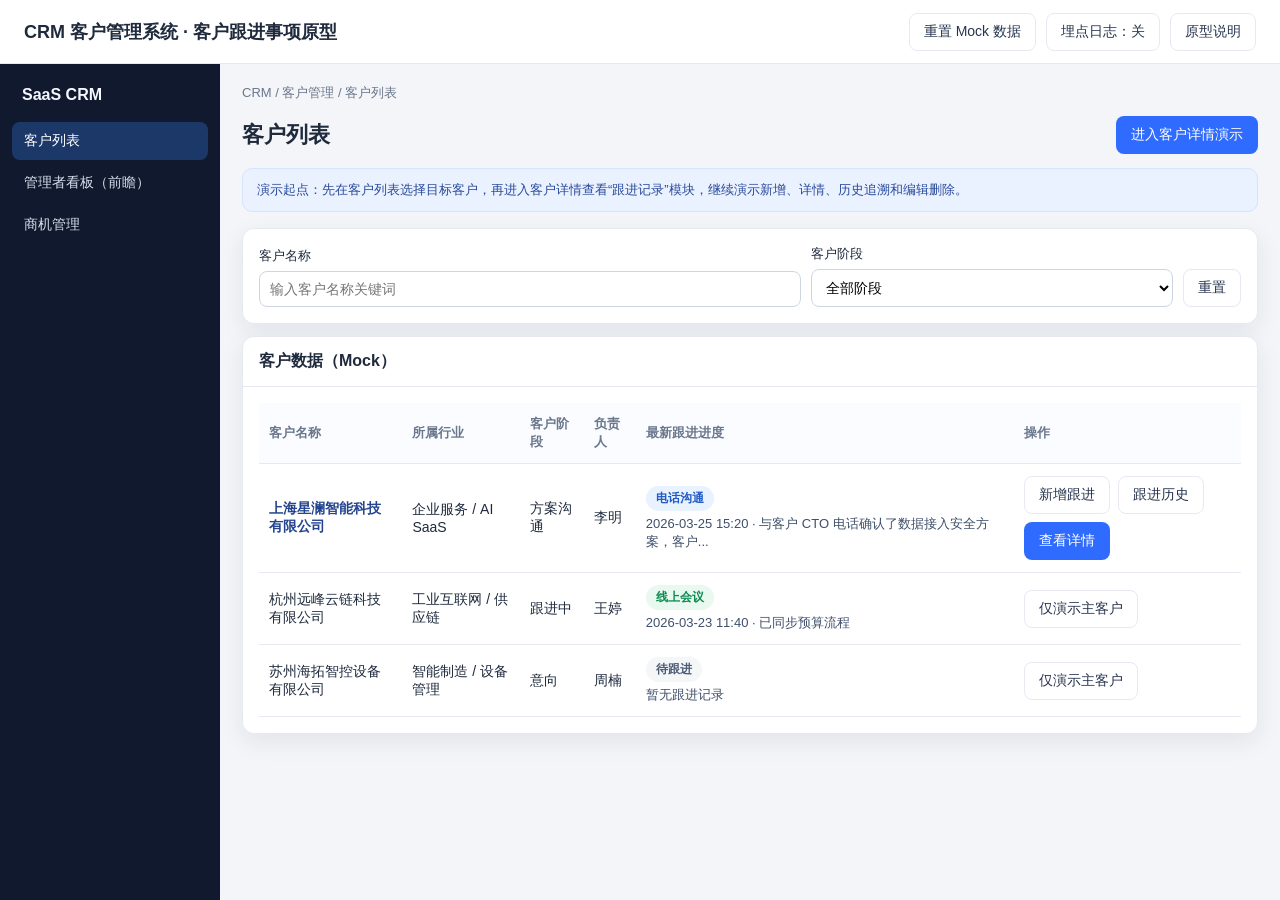
<file: index.html>
<!DOCTYPE html>
<html lang="zh-CN">
<head>
  <meta charset="UTF-8" />
  <meta http-equiv="refresh" content="0; url=pages/customer-list.html" />
  <meta name="viewport" content="width=device-width, initial-scale=1.0" />
  <title>CRM 客户跟进事项原型</title>
</head>
<body>
  <p>正在跳转到客户列表页原型...</p>
</body>
</html>
</file>
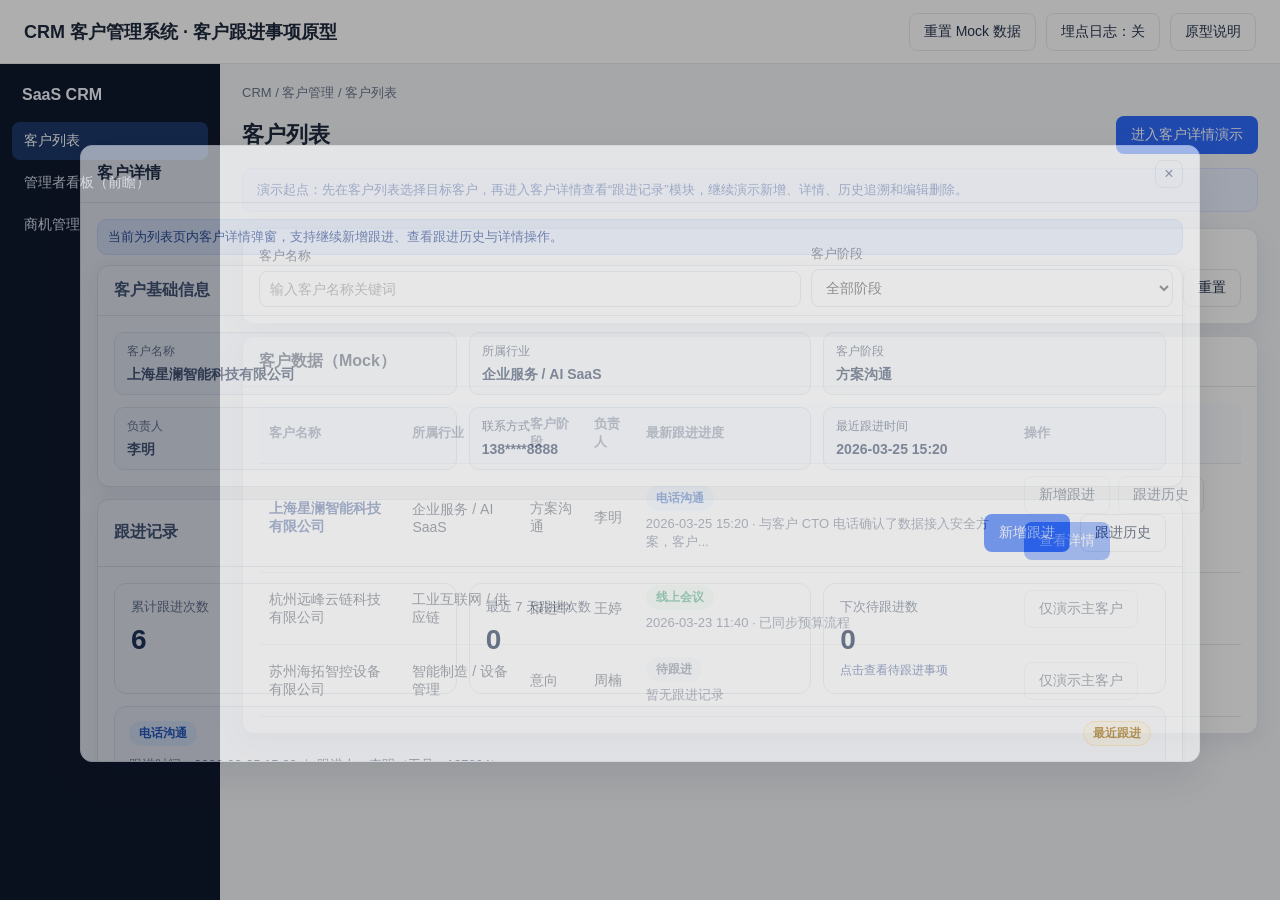
<file: pages/customer-detail.html>
<!DOCTYPE html>
<html lang="zh-CN">
<head>
  <meta charset="UTF-8" />
  <meta http-equiv="refresh" content="0; url=./customer-list.html?openDetail=1" />
  <meta name="viewport" content="width=device-width, initial-scale=1.0" />
  <title>客户详情 - 跳转中</title>
</head>
<body>
  <p>正在跳转到客户列表页并打开客户详情弹窗...</p>
</body>
</html>
</file>
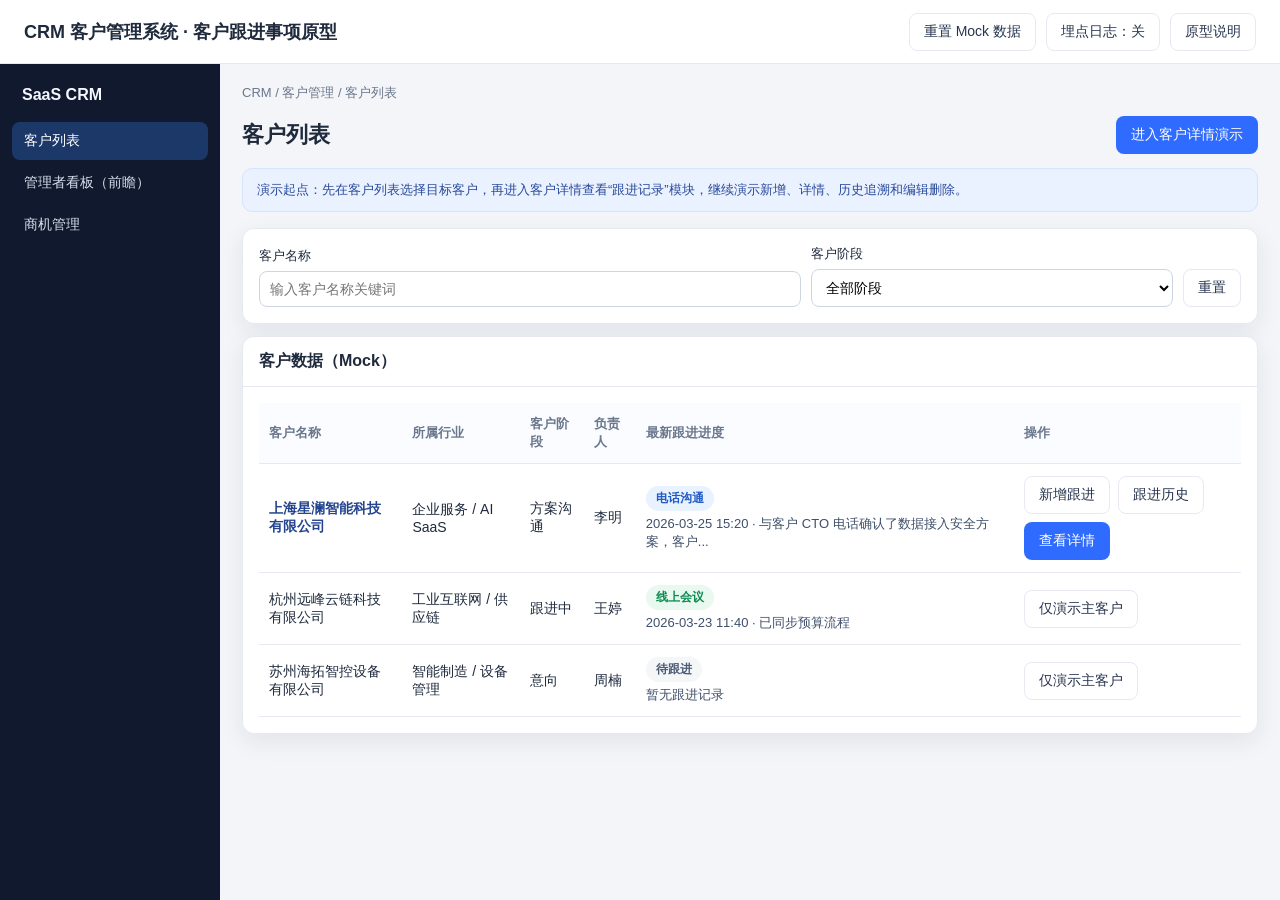
<file: pages/customer-list.html>
﻿<!DOCTYPE html>
<html lang="zh-CN">
<head>
  <meta charset="UTF-8" />
  <meta name="viewport" content="width=device-width, initial-scale=1.0" />
  <title>客户列表 - CRM 原型</title>
  <link rel="stylesheet" href="../assets/css/common.css" />
  <link rel="stylesheet" href="./customer-list.css" />
</head>
<body>
  <div class="layout">
    <header class="header">
      <div class="header-title">CRM 客户管理系统 · 客户跟进事项原型</div>
      <div class="btn-row">
        <button class="btn btn-outline tip" id="resetMockBtn" data-tip="功能：恢复演示初始数据。&#10;默认：展示当前本地修改后的数据。&#10;点击：重置客户与跟进 Mock 并刷新视图。">重置 Mock 数据</button>
        <button class="btn btn-outline tip" id="toggleLogBtn" data-tip="功能：控制埋点日志面板显示。&#10;默认：关闭。&#10;点击：开/关切换。">埋点日志：关</button>
        <button class="btn btn-outline tip" id="showIntroBtn" data-tip="功能：查看原型说明。&#10;点击：打开说明弹窗。">原型说明</button>
      </div>
    </header>

    <aside class="sidebar">
      <div class="logo">SaaS CRM</div>
      <div class="nav-group">
        <a class="nav-item active" href="./customer-list.html">客户列表</a>
        <a class="nav-item" href="./manager-dashboard.html">管理者看板（前瞻）</a>
        <span class="nav-item">商机管理</span>
      </div>
    </aside>

    <main class="main">
      <div class="breadcrumbs">CRM / 客户管理 / 客户列表</div>
      <div class="page-title-row">
        <h1 class="page-title">客户列表</h1>
        <button class="btn btn-primary tip" id="openDetailDemoBtn" data-tip="功能：快速进入客户详情演示。&#10;点击：在当前页打开客户详情弹窗。">进入客户详情演示</button>
      </div>

      <div class="hint">演示起点：先在客户列表选择目标客户，再进入客户详情查看“跟进记录”模块，继续演示新增、详情、历史追溯和编辑删除。</div>

      <section class="panel filter-panel">
        <div class="panel-body filter-grid">
          <div>
            <div class="form-label">客户名称</div>
            <input class="input" id="keyword" placeholder="输入客户名称关键词" />
          </div>
          <div>
            <div class="form-label">客户阶段</div>
            <select class="select" id="stageFilter">
              <option value="all">全部阶段</option>
              <option value="意向">意向</option>
              <option value="跟进中">跟进中</option>
              <option value="方案沟通">方案沟通</option>
            </select>
          </div>
          <div class="actions">
            <button class="btn btn-outline tip" id="resetBtn" data-tip="功能：重置列表筛选条件。&#10;点击：清空关键词和阶段筛选。">重置</button>
          </div>
        </div>
      </section>

      <section class="panel">
        <div class="panel-header">
          <h3 class="panel-title">客户数据（Mock）</h3>
        </div>
        <div class="panel-body">
          <table class="table" id="customerTable">
            <thead>
              <tr>
                <th>客户名称</th>
                <th>所属行业</th>
                <th>客户阶段</th>
                <th>负责人</th>
                <th>最新跟进进度</th>
                <th>操作</th>
              </tr>
            </thead>
            <tbody id="customerTbody"></tbody>
          </table>
        </div>
      </section>
    </main>
  </div>

  <div class="modal-mask" id="detailModal">
    <div class="modal modal-detail">
      <div class="modal-head"><span>客户详情</span><button class="modal-close" data-close="detailModal">×</button></div>
      <div class="modal-body">
        <div class="hint compact">当前为列表页内客户详情弹窗，支持继续新增跟进、查看跟进历史与详情操作。</div>
        <section class="panel">
          <div class="panel-header">
            <h3 class="panel-title">客户基础信息</h3>
          </div>
          <div class="panel-body">
            <div class="field-grid" id="detailCustomerFields"></div>
          </div>
        </section>

        <section class="panel detail-followup-panel">
          <div class="panel-header">
            <h3 class="panel-title">跟进记录</h3>
            <div class="btn-row">
              <button class="btn btn-primary tip" id="detailNewBtn" data-tip="功能：新增一条跟进记录。&#10;默认：保持当前详情上下文。&#10;点击：打开新增跟进弹窗。">新增跟进</button>
              <button class="btn btn-outline tip" id="detailHistoryBtn" data-tip="功能：查看该客户全部跟进历史。&#10;点击：打开跟进历史弹窗。">跟进历史</button>
            </div>
          </div>
          <div class="panel-body">
            <section class="stats-grid" id="detailStats"></section>
            <div id="detailLatestWrap"></div>
          </div>
        </section>
      </div>
    </div>
  </div>

  <div class="event-panel" id="eventPanel">
    <div class="event-head">埋点事件实时日志（最近）</div>
    <ul class="event-list" id="eventList"></ul>
  </div>

  <div class="modal-mask" id="createModal">
    <div class="modal modal-wide">
      <div class="modal-head"><span>新增跟进记录</span><button class="modal-close" data-close="createModal">×</button></div>
      <div class="modal-body">
        <div class="hint compact">已填写 <span id="fillCount">0 / 4</span> 项。提交后会同步更新列表最新跟进进度。</div>
        <div class="form-row">
          <div class="form-label"><span>跟进类型 <span class="required">*</span></span></div>
          <select class="select" id="typeKey">
            <option value="">请选择</option>
            <option value="电话沟通">电话沟通</option>
            <option value="线上会议">线上会议</option>
            <option value="上门拜访">上门拜访</option>
            <option value="微信沟通">微信沟通</option>
            <option value="邮件往来">邮件往来</option>
            <option value="自定义标签">自定义标签</option>
          </select>
          <div class="error" id="typeKeyError"></div>
        </div>
        <div class="form-row hidden" id="customLabelRow">
          <div class="form-label"><span>自定义标签名称 <span class="required">*</span></span></div>
          <input class="input" id="typeLabelCustom" />
          <div class="error" id="typeLabelCustomError"></div>
        </div>
        <div class="form-row">
          <div class="form-label"><span>跟进时间 <span class="required">*</span></span></div>
          <input type="datetime-local" class="input" id="followupTime" />
          <div class="error" id="followupTimeError"></div>
        </div>
        <div class="form-row">
          <div class="form-label"><span>跟进人</span></div>
          <input class="input readonly" id="person" readonly />
        </div>
        <div class="form-row">
          <div class="form-label"><span>跟进内容（选填）</span></div>
          <textarea class="textarea" id="content"></textarea>
          <div class="error" id="contentError"></div>
        </div>
        <div class="form-row">
          <div class="form-label"><span>下次跟进时间</span></div>
          <input type="datetime-local" class="input" id="nextFollowupTime" />
        </div>
      </div>
      <div class="modal-foot">
        <button class="btn btn-primary tip" id="submitCreateBtn" data-tip="功能：提交本次跟进记录。&#10;默认：校验必填项（类型、时间、自定义标签名）。&#10;点击：写入记录并刷新页面数据。">提交并保存</button>
      </div>
    </div>
  </div>

  <div class="modal-mask" id="historyModal">
    <div class="modal modal-history">
      <div class="modal-head"><span>跟进历史</span><button class="modal-close" data-close="historyModal">×</button></div>
      <div class="modal-body">
        <section class="filter-inline">
          <div class="filter-item">
            <label>跟进类型</label>
            <select class="select" id="historyTypeFilter">
              <option value="all">全部类型</option>
              <option value="电话沟通">电话沟通</option>
              <option value="线上会议">线上会议</option>
              <option value="上门拜访">上门拜访</option>
              <option value="微信沟通">微信沟通</option>
              <option value="邮件往来">邮件往来</option>
              <option value="自定义标签">自定义标签</option>
            </select>
          </div>
          <div class="filter-item">
            <label>开始日期</label>
            <div class="input-with-clear date-input-wrap">
              <input type="text" class="input date-display-input" id="historyStartDateDisplay" placeholder="--年--月--日" readonly />
              <input type="date" class="date-picker-hidden" id="historyStartDate" />
              <button class="input-clear hidden tip" id="historyStartClearBtn" type="button" data-tip="功能：清空开始日期筛选。&#10;点击：恢复为不限开始日期。">×</button>
            </div>
          </div>
          <div class="filter-item">
            <label>结束日期</label>
            <div class="input-with-clear date-input-wrap">
              <input type="text" class="input date-display-input" id="historyEndDateDisplay" placeholder="--年--月--日" readonly />
              <input type="date" class="date-picker-hidden" id="historyEndDate" />
              <button class="input-clear hidden tip" id="historyEndClearBtn" type="button" data-tip="功能：清空结束日期筛选。&#10;点击：恢复为不限结束日期。">×</button>
            </div>
          </div>
          <div class="filter-item actions">
            <button class="btn btn-outline tip" id="historyResetBtn" data-tip="功能：重置历史筛选条件。&#10;点击：恢复类型与日期默认值。">重置筛选</button>
          </div>
        </section>
        <div id="historyWrap"></div>
      </div>
      <div class="modal-foot history-foot">
        <span class="history-count" id="historyCount">共 0 条</span>
        <button class="btn btn-outline" id="historyMoreBtn">查看更多</button>
        <button class="btn btn-primary tip" id="historyCreateBtn" data-tip="功能：在历史上下文中新增跟进。&#10;点击：打开新增跟进弹窗。">新增跟进</button>
      </div>
    </div>
  </div>

  <div class="modal-mask" id="historyDetailModal">
    <div class="modal modal-wide">
      <div class="modal-head"><span>跟进记录详情</span><button class="modal-close" data-close="historyDetailModal">×</button></div>
      <div class="modal-body" id="historyDetailContent"></div>
      <div class="modal-foot">
        <button class="btn btn-outline tip" id="historyEditBtn" data-tip="功能：进入编辑状态。&#10;点击：可修改类型、内容、下次跟进时间。">编辑</button>
        <button class="btn btn-danger tip" id="historyDeleteBtn" data-tip="功能：删除当前记录。&#10;点击：进入二次确认。">删除</button>
        <button class="btn btn-primary hidden tip" id="historySaveBtn" data-tip="功能：保存编辑内容。&#10;点击：更新记录并刷新统计与列表。">保存</button>
      </div>
    </div>
  </div>

  <div class="modal-mask" id="historyDeleteModal">
    <div class="modal">
      <div class="modal-head"><span>确认删除</span><button class="modal-close" data-close="historyDeleteModal">×</button></div>
      <div class="modal-body">删除后不可恢复，确认要删除当前跟进记录吗？</div>
      <div class="modal-foot">
        <button class="btn btn-danger tip" id="historyConfirmDeleteBtn" data-tip="功能：执行删除。&#10;点击：删除记录并回写统计。">确认删除</button>
      </div>
    </div>
  </div>

  <div class="modal-mask" id="introModal">
    <div class="modal">
      <div class="modal-head"><span>原型说明</span><button class="modal-close" data-close="introModal">×</button></div>
      <div class="modal-body">
        当前页面为演示入口“客户列表页”，用于模拟销售从列表进入目标客户详情并开展后续跟进管理。
      </div>
    </div>
  </div>

  <script src="../assets/js/store.js"></script>
  <script src="./customer-list.js"></script>
</body>
</html>
</file>
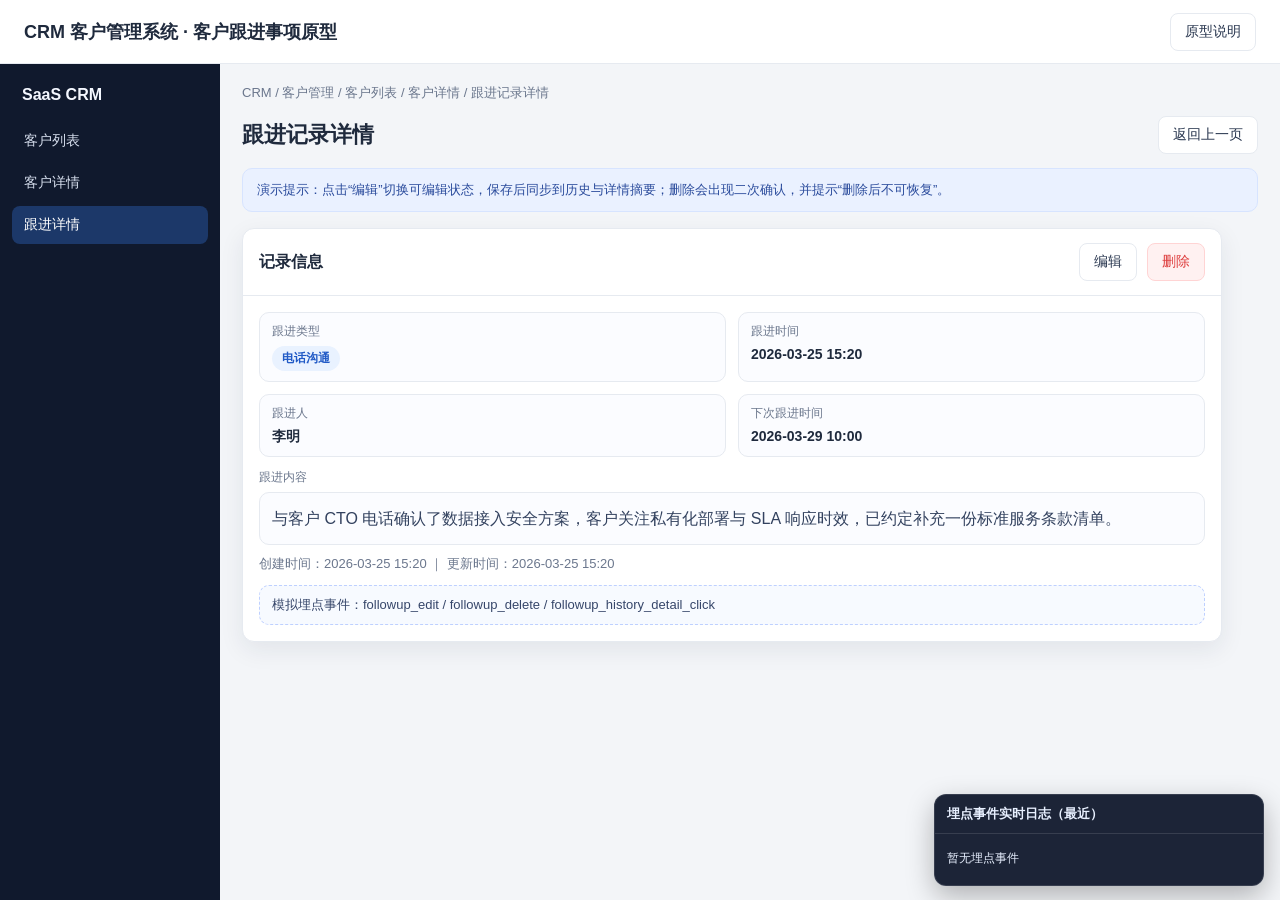
<file: pages/followup-detail.html>
<!DOCTYPE html>
<html lang="zh-CN">
<head>
  <meta charset="UTF-8" />
  <meta name="viewport" content="width=device-width, initial-scale=1.0" />
  <title>跟进记录详情 - CRM 原型</title>
  <link rel="stylesheet" href="../assets/css/common.css" />
  <link rel="stylesheet" href="./followup-detail.css" />
</head>
<body>
  <div class="layout">
    <header class="header">
      <div class="header-title">CRM 客户管理系统 · 客户跟进事项原型</div>
      <div class="btn-row">
        <button class="btn btn-outline" id="showIntroBtn">原型说明</button>
      </div>
    </header>

    <aside class="sidebar">
      <div class="logo">SaaS CRM</div>
      <div class="nav-group">
        <a class="nav-item" href="./customer-list.html">客户列表</a>
        <a class="nav-item" href="./customer-detail.html">客户详情</a>
        <span class="nav-item active">跟进详情</span>
      </div>
    </aside>

    <main class="main">
      <div class="breadcrumbs">CRM / 客户管理 / 客户列表 / 客户详情 / 跟进记录详情</div>
      <div class="page-title-row">
        <h1 class="page-title">跟进记录详情</h1>
        <a class="btn btn-outline" id="backLink" href="./customer-detail.html">返回上一页</a>
      </div>

      <div class="hint">演示提示：点击“编辑”切换可编辑状态，保存后同步到历史与详情摘要；删除会出现二次确认，并提示“删除后不可恢复”。</div>

      <section class="panel detail-panel" id="detailWrap"></section>
    </main>
  </div>

  <div class="event-panel">
    <div class="event-head">埋点事件实时日志（最近）</div>
    <ul class="event-list" id="eventList"></ul>
  </div>

  <div class="modal-mask" id="deleteModal">
    <div class="modal">
      <div class="modal-head">确认删除</div>
      <div class="modal-body">
        删除后不可恢复，确认要删除当前跟进记录吗？
      </div>
      <div class="modal-foot">
        <button class="btn btn-outline" id="cancelDeleteBtn">取消</button>
        <button class="btn btn-danger" id="confirmDeleteBtn">确认删除</button>
      </div>
    </div>
  </div>

  <div class="modal-mask" id="introModal">
    <div class="modal">
      <div class="modal-head">原型说明</div>
      <div class="modal-body">
        当前页面为“跟进详情页”，支持查看、编辑、删除，所有变更会立即同步至其他页面。
      </div>
      <div class="modal-foot">
        <button class="btn btn-primary" id="closeIntroBtn">我知道了</button>
      </div>
    </div>
  </div>

  <div class="toast-wrap" id="toastWrap"></div>

  <script src="../assets/js/store.js"></script>
  <script src="./followup-detail.js"></script>
</body>
</html>
</file>
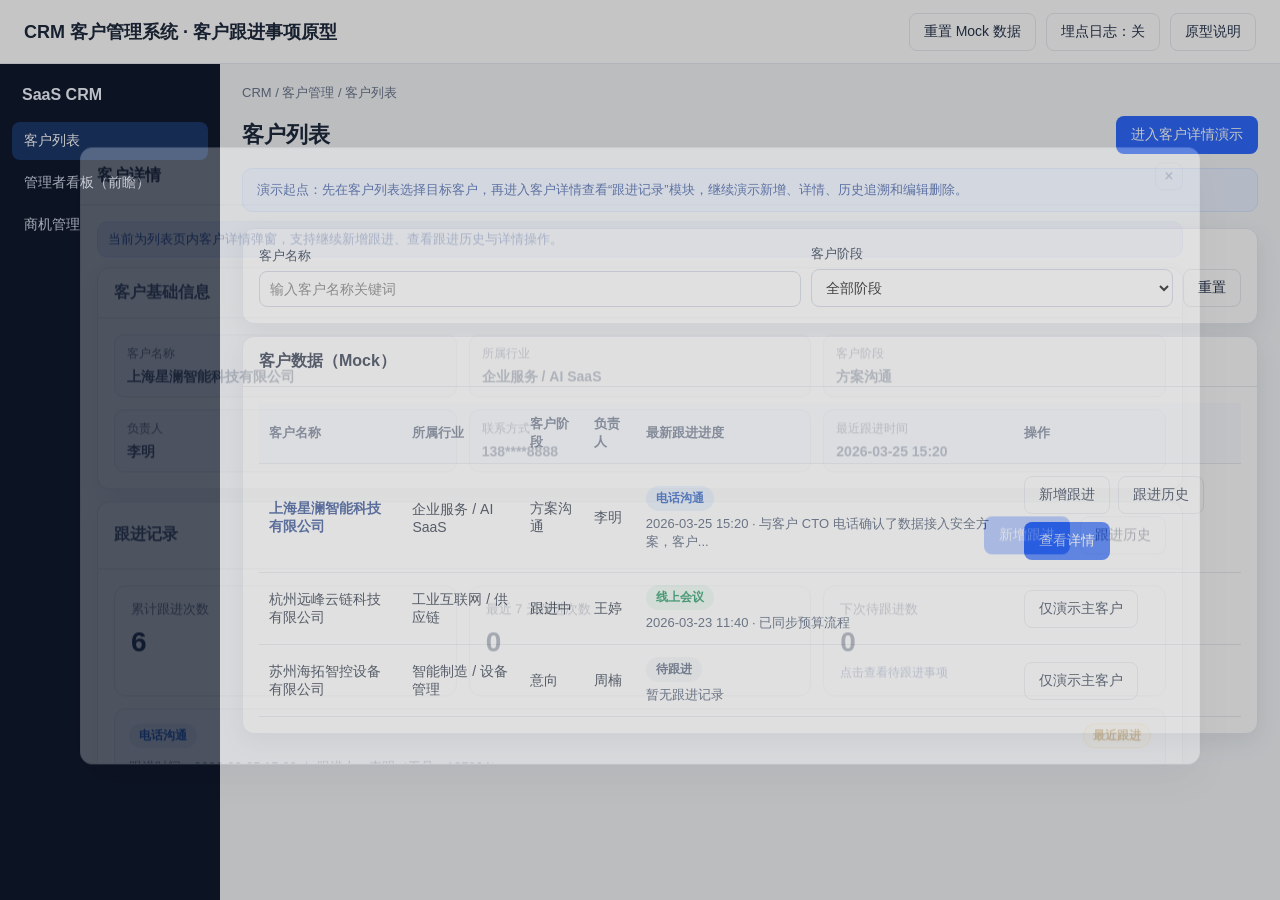
<file: pages/followup-history.html>
<!DOCTYPE html>
<html lang="zh-CN">
<head>
  <meta charset="UTF-8" />
  <meta http-equiv="refresh" content="0; url=./customer-detail.html?openHistory=1" />
  <meta name="viewport" content="width=device-width, initial-scale=1.0" />
  <title>跟进历史 - 跳转中</title>
</head>
<body>
  <p>正在跳转到客户详情页的“跟进历史”弹窗...</p>
</body>
</html>
</file>
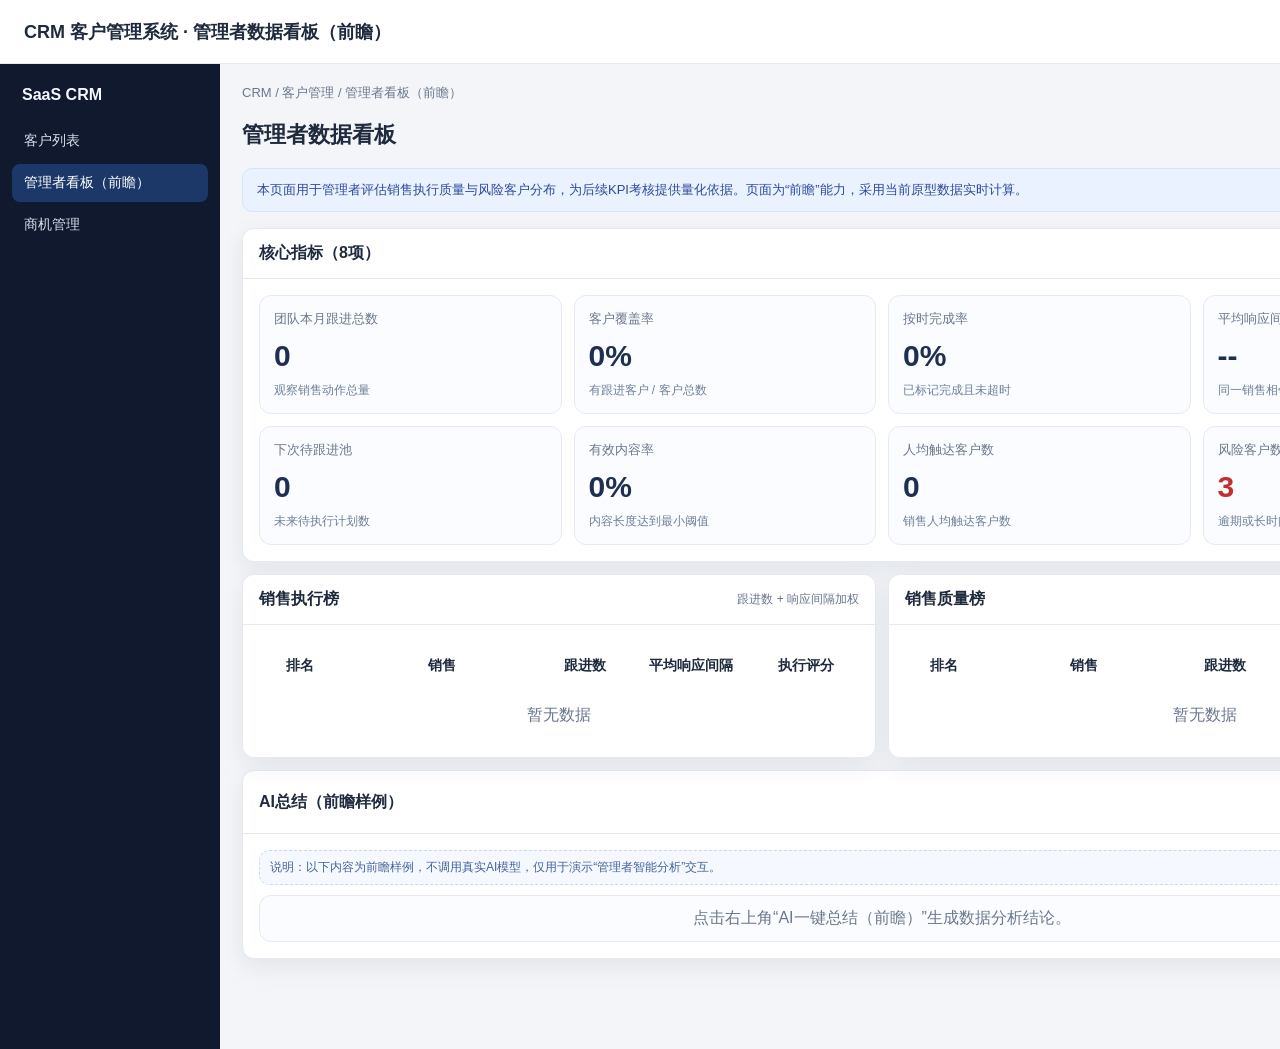
<file: pages/manager-dashboard.html>
<!DOCTYPE html>
<html lang="zh-CN">
<head>
  <meta charset="UTF-8" />
  <meta name="viewport" content="width=device-width, initial-scale=1.0" />
  <title>管理者看板（前瞻） - CRM 原型</title>
  <link rel="stylesheet" href="../assets/css/common.css" />
  <link rel="stylesheet" href="./manager-dashboard.css" />
</head>
<body>
  <div class="layout">
    <header class="header">
      <div class="header-title">CRM 客户管理系统 · 管理者数据看板（前瞻）</div>
      <div class="btn-row">
        <button class="btn btn-outline tip" id="refreshBtn" data-tip="功能：基于最新跟进数据刷新看板统计。&#10;点击：重新计算卡片与榜单。">刷新看板</button>
        <button class="btn btn-outline tip" id="openMetricNoteBtn" data-tip="功能：查看KPI指标计算口径。&#10;点击：打开口径说明弹窗。">口径说明</button>
      </div>
    </header>

    <aside class="sidebar">
      <div class="logo">SaaS CRM</div>
      <div class="nav-group">
        <a class="nav-item" href="./customer-list.html">客户列表</a>
        <a class="nav-item active" href="./manager-dashboard.html">管理者看板（前瞻）</a>
        <span class="nav-item">商机管理</span>
      </div>
    </aside>

    <main class="main">
      <div class="breadcrumbs">CRM / 客户管理 / 管理者看板（前瞻）</div>
      <div class="page-title-row">
        <h1 class="page-title">管理者数据看板</h1>
        <div class="toolbar">
          <label for="rangeFilter">统计周期</label>
          <select class="select" id="rangeFilter">
            <option value="7d">近7天</option>
            <option value="30d">近30天</option>
            <option value="month">本月</option>
            <option value="all">全部</option>
          </select>
        </div>
      </div>

      <div class="hint">
        本页面用于管理者评估销售执行质量与风险客户分布，为后续KPI考核提供量化依据。页面为“前瞻”能力，采用当前原型数据实时计算。
      </div>

      <section class="panel">
        <div class="panel-header">
          <h3 class="panel-title">核心指标（8项）</h3>
          <span class="panel-sub" id="updatedAtText"></span>
        </div>
        <div class="panel-body">
          <div class="metric-grid">
            <div class="metric-card">
              <div class="metric-label">团队本月跟进总数</div>
              <div class="metric-value" id="metricTeamMonthly">0</div>
              <div class="metric-desc">观察销售动作总量</div>
            </div>
            <div class="metric-card">
              <div class="metric-label">客户覆盖率</div>
              <div class="metric-value" id="metricCoverage">0%</div>
              <div class="metric-desc">有跟进客户 / 客户总数</div>
            </div>
            <div class="metric-card">
              <div class="metric-label">按时完成率</div>
              <div class="metric-value" id="metricOnTime">0%</div>
              <div class="metric-desc">已标记完成且未超时</div>
            </div>
            <div class="metric-card">
              <div class="metric-label">平均响应间隔</div>
              <div class="metric-value" id="metricAvgResponse">0小时</div>
              <div class="metric-desc">同一销售相邻跟进时间间隔均值</div>
            </div>
            <div class="metric-card">
              <div class="metric-label">下次待跟进池</div>
              <div class="metric-value" id="metricPending">0</div>
              <div class="metric-desc">未来待执行计划数</div>
            </div>
            <div class="metric-card">
              <div class="metric-label">有效内容率</div>
              <div class="metric-value" id="metricEffectiveContent">0%</div>
              <div class="metric-desc">内容长度达到最小阈值</div>
            </div>
            <div class="metric-card">
              <div class="metric-label">人均触达客户数</div>
              <div class="metric-value" id="metricAvgTouched">0</div>
              <div class="metric-desc">销售人均触达客户数</div>
            </div>
            <div class="metric-card">
              <div class="metric-label">风险客户数</div>
              <div class="metric-value danger" id="metricRiskCustomers">0</div>
              <div class="metric-desc">逾期或长时间未跟进</div>
            </div>
          </div>
        </div>
      </section>

      <section class="rank-grid">
        <div class="panel">
          <div class="panel-header">
            <h3 class="panel-title">销售执行榜</h3>
            <span class="panel-sub">跟进数 + 响应间隔加权</span>
          </div>
          <div class="panel-body">
            <table class="table rank-table">
              <colgroup>
                <col style="width: 74px;" />
                <col style="width: 34%;" />
                <col style="width: 78px;" />
                <col style="width: 116px;" />
                <col style="width: 96px;" />
              </colgroup>
              <thead>
                <tr>
                  <th>排名</th>
                  <th>销售</th>
                  <th>跟进数</th>
                  <th>平均响应间隔</th>
                  <th>执行评分</th>
                </tr>
              </thead>
              <tbody id="execRankBody"></tbody>
            </table>
          </div>
        </div>

        <div class="panel">
          <div class="panel-header">
            <h3 class="panel-title">销售质量榜</h3>
            <span class="panel-sub">有效内容率优先</span>
          </div>
          <div class="panel-body">
            <table class="table rank-table">
              <colgroup>
                <col style="width: 74px;" />
                <col style="width: 34%;" />
                <col style="width: 78px;" />
                <col style="width: 116px;" />
                <col style="width: 116px;" />
              </colgroup>
              <thead>
                <tr>
                  <th>排名</th>
                  <th>销售</th>
                  <th>跟进数</th>
                  <th>有效内容率</th>
                  <th>记录完整率</th>
                </tr>
              </thead>
              <tbody id="qualityRankBody"></tbody>
            </table>
          </div>
        </div>
      </section>

      <section class="panel ai-panel">
        <div class="panel-header">
          <h3 class="panel-title">AI总结（前瞻样例）</h3>
          <div class="ai-head-actions">
            <span class="panel-sub" id="aiSummaryTime">尚未生成</span>
            <button class="btn btn-primary tip" id="openAiSummaryBtn" data-tip="功能：模拟AI对当前指标进行总结分析与员工评价。&#10;说明：本原型仅为前瞻演示，不调用真实AI。">AI一键总结（前瞻）</button>
          </div>
        </div>
        <div class="panel-body">
          <div class="ai-note">说明：以下内容为前瞻样例，不调用真实AI模型，仅用于演示“管理者智能分析”交互。</div>
          <div class="ai-summary-content" id="aiSummaryContent">
            <div class="empty-tip">点击右上角“AI一键总结（前瞻）”生成数据分析结论。</div>
          </div>
        </div>
      </section>
    </main>
  </div>

  <div class="modal-mask" id="metricNoteModal">
    <div class="modal">
      <div class="modal-head">
        <span>KPI口径说明（前瞻）</span>
        <button class="modal-close" data-close="metricNoteModal">×</button>
      </div>
      <div class="modal-body">
        <div class="metric-note-list">
          <p>1. 按时完成率：存在下次跟进时间，且已标记“已跟进”，并在计划时间+24小时内完成。</p>
          <p>2. 平均响应间隔：同一销售在统计周期内相邻两次跟进时间差的平均值（越低越好）。</p>
          <p>3. 有效内容率：跟进内容字符数 ≥ 20 记为有效。</p>
          <p>4. 风险客户：满足“存在逾期未跟进”或“近14天无跟进记录”。</p>
          <p>5. 客户覆盖率：统计周期内有跟进客户数 ÷ 客户总数（演示口径总客户=3）。</p>
        </div>
      </div>
    </div>
  </div>

  <script src="../assets/js/store.js"></script>
  <script src="./manager-dashboard.js"></script>
</body>
</html>
</file>
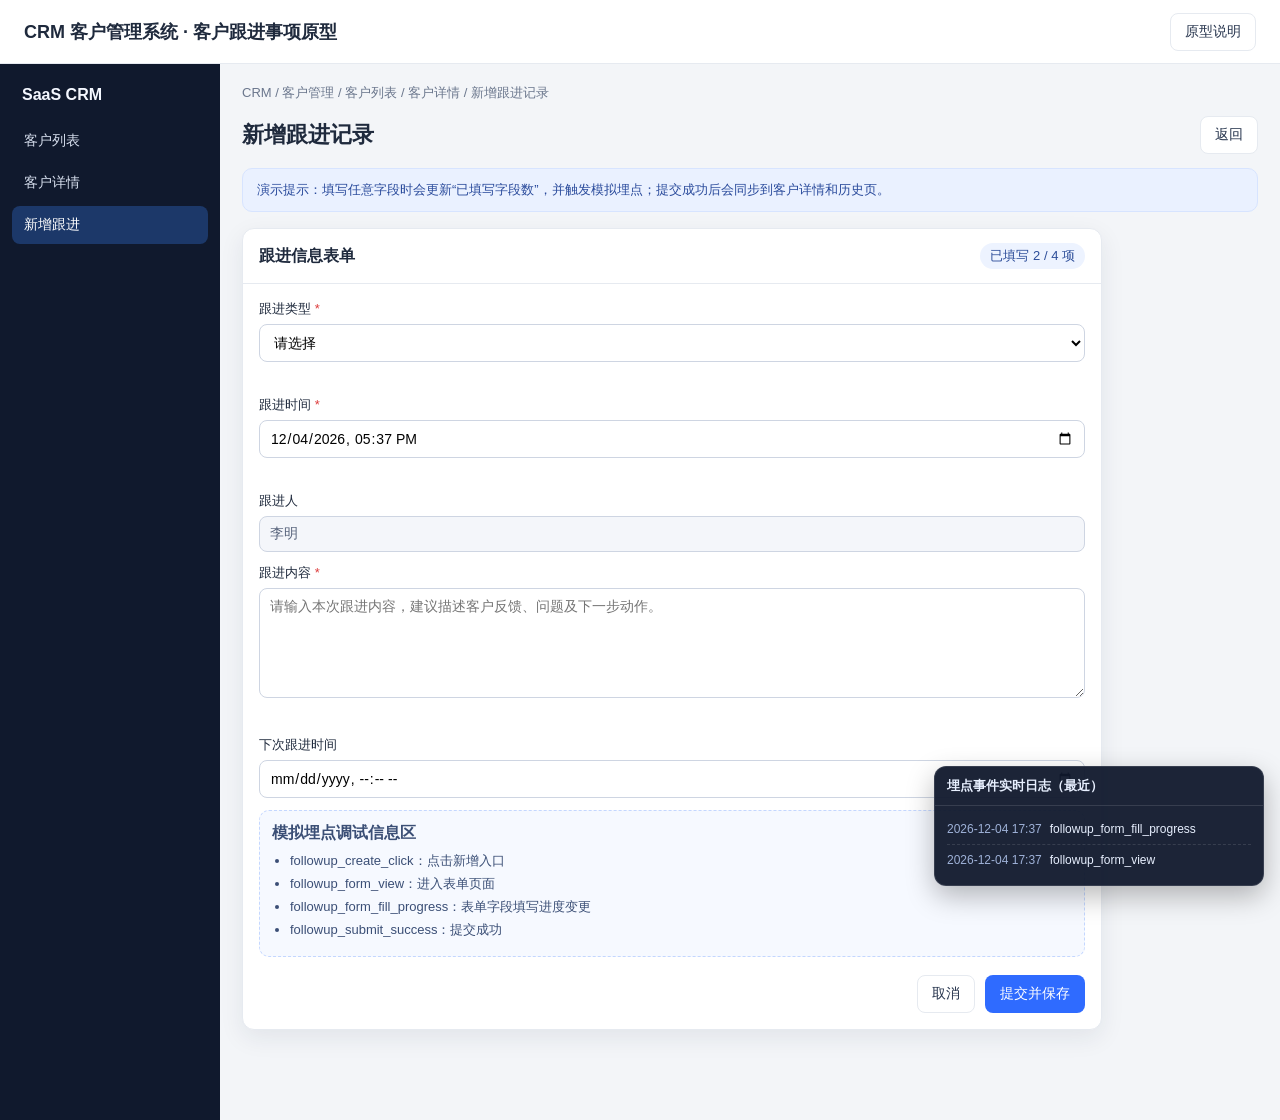
<file: pages/new-followup.html>
<!DOCTYPE html>
<html lang="zh-CN">
<head>
  <meta charset="UTF-8" />
  <meta name="viewport" content="width=device-width, initial-scale=1.0" />
  <title>新增跟进记录 - CRM 原型</title>
  <link rel="stylesheet" href="../assets/css/common.css" />
  <link rel="stylesheet" href="./new-followup.css" />
</head>
<body>
  <div class="layout">
    <header class="header">
      <div class="header-title">CRM 客户管理系统 · 客户跟进事项原型</div>
      <div class="btn-row">
        <button class="btn btn-outline" id="showIntroBtn">原型说明</button>
      </div>
    </header>

    <aside class="sidebar">
      <div class="logo">SaaS CRM</div>
      <div class="nav-group">
        <a class="nav-item" href="./customer-list.html">客户列表</a>
        <a class="nav-item" href="./customer-detail.html">客户详情</a>
        <span class="nav-item active">新增跟进</span>
      </div>
    </aside>

    <main class="main">
      <div class="breadcrumbs">CRM / 客户管理 / 客户列表 / 客户详情 / 新增跟进记录</div>
      <div class="page-title-row">
        <h1 class="page-title">新增跟进记录</h1>
        <a class="btn btn-outline" id="backBtn" href="./customer-detail.html">返回</a>
      </div>

      <div class="hint">演示提示：填写任意字段时会更新“已填写字段数”，并触发模拟埋点；提交成功后会同步到客户详情和历史页。</div>

      <section class="panel form-panel">
        <div class="panel-header">
          <h3 class="panel-title">跟进信息表单</h3>
          <div class="fill-count" id="fillCount">已填写 0 / 5 项</div>
        </div>
        <div class="panel-body">
          <div class="form-row">
            <div class="form-label"><span>跟进类型 <span class="required">*</span></span></div>
            <select class="select" id="typeKey">
              <option value="">请选择</option>
              <option value="电话沟通">电话沟通</option>
              <option value="线上会议">线上会议</option>
              <option value="上门拜访">上门拜访</option>
              <option value="微信沟通">微信沟通</option>
              <option value="邮件往来">邮件往来</option>
              <option value="自定义标签">自定义标签</option>
            </select>
            <div class="error" id="typeKeyError"></div>
          </div>

          <div class="form-row hidden" id="customLabelRow">
            <div class="form-label"><span>自定义标签名称 <span class="required">*</span></span></div>
            <input class="input" id="typeLabelCustom" placeholder="例如：法务沟通 / 合同推进" />
            <div class="error" id="typeLabelCustomError"></div>
          </div>

          <div class="form-row">
            <div class="form-label"><span>跟进时间 <span class="required">*</span></span></div>
            <input type="datetime-local" class="input" id="followupTime" />
            <div class="error" id="followupTimeError"></div>
          </div>

          <div class="form-row">
            <div class="form-label"><span>跟进人</span></div>
            <input class="input readonly" id="person" readonly />
          </div>

          <div class="form-row">
            <div class="form-label"><span>跟进内容 <span class="required">*</span></span></div>
            <textarea class="textarea" id="content" placeholder="请输入本次跟进内容，建议描述客户反馈、问题及下一步动作。"></textarea>
            <div class="error" id="contentError"></div>
          </div>

          <div class="form-row">
            <div class="form-label"><span>下次跟进时间</span></div>
            <input type="datetime-local" class="input" id="nextFollowupTime" />
          </div>

          <div class="track-box">
            <strong>模拟埋点调试信息区</strong>
            <ul>
              <li>followup_create_click：点击新增入口</li>
              <li>followup_form_view：进入表单页面</li>
              <li>followup_form_fill_progress：表单字段填写进度变更</li>
              <li>followup_submit_success：提交成功</li>
            </ul>
          </div>

          <div class="footer-actions">
            <a class="btn btn-outline" id="cancelBtn" href="./customer-detail.html">取消</a>
            <button class="btn btn-primary" id="submitBtn">提交并保存</button>
          </div>
        </div>
      </section>
    </main>
  </div>

  <div class="event-panel">
    <div class="event-head">埋点事件实时日志（最近）</div>
    <ul class="event-list" id="eventList"></ul>
  </div>

  <div class="modal-mask" id="introModal">
    <div class="modal">
      <div class="modal-head">原型说明</div>
      <div class="modal-body">
        当前页面为“新增跟进记录”独立页面，用于演示表单校验与新增流程，提交后会同步写入历史数据。
      </div>
      <div class="modal-foot">
        <button class="btn btn-primary" id="closeIntroBtn">我知道了</button>
      </div>
    </div>
  </div>

  <div class="toast-wrap" id="toastWrap"></div>

  <script src="../assets/js/store.js"></script>
  <script src="./new-followup.js"></script>
</body>
</html>
</file>
<file: assets/css/common.css>
:root {
  --bg: #f3f5f8;
  --panel: #ffffff;
  --line: #e6eaf0;
  --text: #1f2a3d;
  --muted: #6b778d;
  --primary: #2f6bff;
  --primary-hover: #1f55da;
  --danger: #dd3b3b;
  --success: #0f9d58;
  --shadow: 0 8px 24px rgba(31, 42, 61, 0.08);
  --radius: 12px;
}

* {
  box-sizing: border-box;
}

html,
body {
  margin: 0;
  padding: 0;
  font-family: "PingFang SC", "Microsoft YaHei", sans-serif;
  background: var(--bg);
  color: var(--text);
}

body {
  min-width: 1280px;
}

a {
  color: inherit;
  text-decoration: none;
}

.layout {
  display: grid;
  grid-template-columns: 220px 1fr;
  grid-template-rows: 64px 1fr;
  min-height: 100vh;
}

.header {
  grid-column: 1 / 3;
  background: var(--panel);
  border-bottom: 1px solid var(--line);
  display: flex;
  align-items: center;
  justify-content: space-between;
  padding: 0 24px;
  position: sticky;
  top: 0;
  z-index: 20;
}

.header-title {
  font-size: 18px;
  font-weight: 600;
}

.sidebar {
  background: #10192d;
  color: #d6deed;
  padding: 18px 12px;
}

.logo {
  font-size: 16px;
  font-weight: 700;
  color: #f4f7ff;
  margin: 4px 10px 18px;
}

.nav-group {
  margin-top: 8px;
}

.nav-item {
  padding: 10px 12px;
  border-radius: 8px;
  margin: 4px 0;
  font-size: 14px;
  transition: background 0.2s ease;
  display: block;
}

.nav-item:hover {
  background: rgba(255, 255, 255, 0.08);
}

.nav-item.active {
  background: rgba(58, 130, 246, 0.3);
  color: #ffffff;
}

.main {
  padding: 20px 22px 90px;
}

.breadcrumbs {
  color: var(--muted);
  font-size: 13px;
  margin-bottom: 14px;
}

.page-title-row {
  display: flex;
  align-items: center;
  justify-content: space-between;
  margin-bottom: 14px;
}

.page-title {
  margin: 0;
  font-size: 22px;
  font-weight: 700;
}

.hint {
  background: #eaf1ff;
  color: #2a4b9c;
  border: 1px solid #d7e4ff;
  border-radius: 10px;
  padding: 12px 14px;
  margin-bottom: 16px;
  font-size: 13px;
}

.panel {
  background: var(--panel);
  border: 1px solid var(--line);
  border-radius: var(--radius);
  box-shadow: var(--shadow);
}

.panel-header {
  padding: 14px 16px;
  border-bottom: 1px solid var(--line);
  display: flex;
  align-items: center;
  justify-content: space-between;
}

.panel-title {
  margin: 0;
  font-size: 16px;
  font-weight: 600;
}

.panel-body {
  padding: 16px;
}

.btn-row {
  display: flex;
  gap: 10px;
  align-items: center;
}

.btn {
  border: 1px solid transparent;
  background: #edf1f7;
  color: #26344d;
  padding: 9px 14px;
  border-radius: 8px;
  font-size: 14px;
  cursor: pointer;
  transition: all 0.18s ease;
}

.btn:hover {
  transform: translateY(-1px);
}

.btn:active {
  transform: translateY(0);
}

.btn-primary {
  background: var(--primary);
  color: #fff;
}

.btn-primary:hover {
  background: var(--primary-hover);
}

.btn-danger {
  background: #fff1f1;
  border-color: #ffd4d4;
  color: var(--danger);
}

.btn-outline {
  background: #fff;
  border-color: var(--line);
}

.tip {
  position: relative;
}

.global-tooltip {
  position: fixed;
  z-index: 2000;
  min-width: 180px;
  max-width: 340px;
  padding: 8px 10px;
  border-radius: 8px;
  background: rgba(16, 25, 45, 0.96);
  color: #eaf0ff;
  border: 1px solid rgba(255, 255, 255, 0.14);
  box-shadow: 0 8px 24px rgba(0, 0, 0, 0.24);
  font-size: 12px;
  line-height: 1.5;
  text-align: left;
  white-space: pre-line;
  pointer-events: none;
  opacity: 0;
  transform: translateY(4px);
  transition: opacity 0.12s ease, transform 0.12s ease;
}

.global-tooltip.show {
  opacity: 1;
  transform: translateY(0);
}

.field-grid {
  display: grid;
  grid-template-columns: repeat(3, minmax(220px, 1fr));
  gap: 12px;
}

.field {
  padding: 10px 12px;
  border: 1px solid var(--line);
  border-radius: 10px;
  background: #fbfcff;
}

.field-label {
  font-size: 12px;
  color: var(--muted);
  margin-bottom: 6px;
}

.field-value {
  font-size: 14px;
  font-weight: 600;
}

.tag {
  display: inline-flex;
  align-items: center;
  border-radius: 999px;
  padding: 4px 10px;
  font-size: 12px;
  font-weight: 600;
}

.tag-phone { background: #e9f2ff; color: #215ac6; }
.tag-online { background: #eaf9f0; color: #0b8b52; }
.tag-visit { background: #fff1e8; color: #b7561a; }
.tag-wechat { background: #e9f8f1; color: #0d8657; }
.tag-email { background: #f3edff; color: #6442c0; }
.tag-custom { background: #f4f6f8; color: #4b5b76; }

.badge-latest {
  background: #fff8e7;
  color: #a66a00;
  border: 1px solid #ffe2a4;
  border-radius: 999px;
  padding: 3px 9px;
  font-size: 12px;
  font-weight: 600;
}

.input,
.select,
.textarea {
  width: 100%;
  border: 1px solid #ced5e2;
  border-radius: 8px;
  padding: 9px 10px;
  font-size: 14px;
  font-family: inherit;
  background: #fff;
}

.input-with-clear {
  position: relative;
}

.input-with-clear .input {
  padding-right: 34px;
}

.input-clear {
  position: absolute;
  right: 8px;
  top: 50%;
  transform: translateY(-50%);
  width: 20px;
  height: 20px;
  border: 1px solid #d4dced;
  border-radius: 999px;
  background: #fff;
  color: #6f7f9c;
  font-size: 14px;
  line-height: 16px;
  cursor: pointer;
  display: inline-flex;
  align-items: center;
  justify-content: center;
}

.input-clear:hover {
  border-color: #a9bddf;
  color: #325fae;
}

.textarea {
  min-height: 110px;
  resize: vertical;
}

.input:focus,
.select:focus,
.textarea:focus {
  outline: none;
  border-color: #8bb1ff;
  box-shadow: 0 0 0 3px rgba(47, 107, 255, 0.14);
}

.form-row {
  margin-bottom: 12px;
}

.form-label {
  display: flex;
  align-items: center;
  justify-content: space-between;
  font-size: 13px;
  margin-bottom: 6px;
}

.required {
  color: var(--danger);
}

.error {
  color: var(--danger);
  font-size: 12px;
  margin-top: 6px;
  min-height: 16px;
}

.readonly {
  background: #f4f6fa;
  color: #56627a;
}

.hidden {
  display: none !important;
}

.empty {
  text-align: center;
  padding: 44px 18px;
  color: var(--muted);
}

.empty h4 {
  margin: 0 0 8px;
  color: #36445f;
}

.footer-actions {
  display: flex;
  justify-content: flex-end;
  gap: 10px;
  margin-top: 18px;
}

.event-panel {
  position: fixed;
  right: 16px;
  bottom: 14px;
  width: 330px;
  max-height: 280px;
  background: rgba(16, 25, 45, 0.95);
  color: #e8f0ff;
  border-radius: 12px;
  border: 1px solid rgba(255, 255, 255, 0.12);
  box-shadow: 0 10px 28px rgba(0, 0, 0, 0.28);
  overflow: hidden;
  z-index: 40;
}

.event-panel.off {
  display: none;
}

.event-head {
  padding: 10px 12px;
  font-weight: 600;
  font-size: 13px;
  border-bottom: 1px solid rgba(255, 255, 255, 0.12);
}

.event-list {
  padding: 8px 12px 10px;
  margin: 0;
  max-height: 230px;
  overflow: auto;
}

.event-list li {
  list-style: none;
  padding: 8px 0;
  border-bottom: 1px dashed rgba(255, 255, 255, 0.12);
  font-size: 12px;
}

.event-list li:last-child {
  border-bottom: 0;
}

.event-time {
  color: #9fb2d8;
  margin-right: 8px;
}

.modal-mask {
  position: fixed;
  inset: 0;
  background: rgba(0, 0, 0, 0.4);
  display: none;
  align-items: center;
  justify-content: center;
  z-index: 60;
  animation: fadeIn 0.2s ease;
}

.modal-mask.show {
  display: flex;
}

.modal {
  width: 460px;
  max-width: 95vw;
  background: #fff;
  border-radius: 12px;
  border: 1px solid var(--line);
  box-shadow: 0 16px 40px rgba(14, 25, 44, 0.2);
  overflow: hidden;
  transform: translateY(0);
  animation: slideIn 0.24s ease;
}

.modal-head {
  padding: 14px 16px;
  border-bottom: 1px solid var(--line);
  font-weight: 700;
  display: flex;
  align-items: center;
  justify-content: space-between;
  gap: 10px;
}

.modal-close {
  width: 28px;
  height: 28px;
  border: 1px solid var(--line);
  border-radius: 8px;
  background: #fff;
  color: #5d6b85;
  cursor: pointer;
  line-height: 1;
  font-size: 16px;
}

.modal-close:hover {
  background: #f5f8ff;
  border-color: #c9d5ef;
}

.modal-body {
  padding: 16px;
  font-size: 14px;
  color: #455470;
  max-height: 62vh;
  overflow: auto;
}

.modal-foot {
  padding: 12px 16px 16px;
  display: flex;
  justify-content: flex-end;
  gap: 10px;
}

.toast-wrap {
  position: fixed;
  top: 78px;
  right: 18px;
  z-index: 90;
}

.toast {
  background: #1e2a42;
  color: #fff;
  padding: 10px 14px;
  border-radius: 10px;
  margin-top: 8px;
  box-shadow: 0 10px 26px rgba(12, 18, 31, 0.28);
  animation: popIn 0.24s ease;
  font-size: 13px;
}

.toast.success {
  background: #0d7c45;
}

@keyframes fadeIn {
  from { opacity: 0; }
  to { opacity: 1; }
}

@keyframes slideIn {
  from { opacity: 0; transform: translateY(10px); }
  to { opacity: 1; transform: translateY(0); }
}

@keyframes popIn {
  from { opacity: 0; transform: translateY(-8px); }
  to { opacity: 1; transform: translateY(0); }
}
</file>
<file: pages/customer-list.css>
.filter-panel {
  margin-bottom: 12px;
}

.filter-grid {
  display: grid;
  grid-template-columns: 1.5fr 1fr auto;
  gap: 10px;
  align-items: end;
}

.table {
  width: 100%;
  border-collapse: collapse;
}

.table th,
.table td {
  text-align: left;
  padding: 12px 10px;
  border-bottom: 1px solid var(--line);
  font-size: 14px;
}

.table th {
  color: var(--muted);
  font-size: 13px;
  background: #fafcff;
}

.table tr:hover td {
  background: #f8fbff;
}

.customer-main {
  font-weight: 700;
  color: #24448f;
}

.progress-cell {
  min-width: 260px;
}

.progress-main {
  font-size: 13px;
  color: #3f4f6b;
  margin-top: 4px;
}

.op-row {
  display: flex;
  gap: 8px;
  flex-wrap: wrap;
}

.modal-wide {
  width: 640px;
}

.hint.compact {
  margin-bottom: 10px;
  padding: 8px 10px;
}

.modal-history {
  width: 920px;
}

.modal-detail {
  width: 1120px;
}

.detail-followup-panel {
  margin-top: 12px;
}

.stats-grid {
  display: grid;
  grid-template-columns: repeat(3, minmax(200px, 1fr));
  gap: 12px;
  margin-bottom: 12px;
}

.stat-card {
  background: #fff;
  border: 1px solid var(--line);
  border-radius: 12px;
  padding: 14px 16px;
}

.stat-card.clickable {
  cursor: pointer;
  transition: all 0.2s ease;
}

.stat-card.clickable:hover {
  border-color: #b3c9ff;
  box-shadow: 0 8px 18px rgba(47, 107, 255, 0.14);
}

.stat-label {
  color: var(--muted);
  font-size: 13px;
  margin-bottom: 8px;
}

.stat-value {
  font-size: 28px;
  font-weight: 700;
  color: #1f2f52;
}

.stat-tip {
  margin-top: 6px;
  font-size: 12px;
  color: #5f78aa;
}

.latest-card {
  border: 1px solid var(--line);
  border-radius: 12px;
  padding: 14px;
  background: #fcfdff;
  cursor: pointer;
  transition: all 0.2s ease;
}

.latest-card:hover {
  border-color: #bcd1ff;
  box-shadow: 0 8px 18px rgba(47, 107, 255, 0.14);
}

.latest-top {
  display: flex;
  justify-content: space-between;
  align-items: center;
  margin-bottom: 10px;
}

.latest-meta {
  color: var(--muted);
  font-size: 13px;
  margin-bottom: 8px;
}

.latest-content {
  font-size: 14px;
  color: #34425b;
  line-height: 1.7;
  margin-bottom: 8px;
}

.filter-inline {
  display: grid;
  grid-template-columns: 1.2fr 1fr 1fr auto;
  gap: 10px;
  align-items: end;
  margin-bottom: 10px;
}

.filter-item label {
  display: block;
  font-size: 12px;
  color: var(--muted);
  margin-bottom: 6px;
}

.date-input-wrap {
  position: relative;
}

.date-display-input {
  cursor: pointer;
  background: #fff;
}

.date-picker-hidden {
  position: absolute;
  left: 0;
  top: 0;
  width: 1px;
  height: 1px;
  opacity: 0;
  pointer-events: none;
}

.timeline {
  position: relative;
  padding-left: 24px;
}

.timeline::before {
  content: "";
  position: absolute;
  left: 9px;
  top: 4px;
  bottom: 4px;
  width: 2px;
  background: linear-gradient(180deg, #86a9ff, #d7e4ff);
}

.timeline-item {
  position: relative;
  margin-bottom: 12px;
}

.timeline-item::before {
  content: "";
  width: 10px;
  height: 10px;
  border-radius: 50%;
  background: #2f6bff;
  position: absolute;
  left: -20px;
  top: 14px;
  box-shadow: 0 0 0 4px #e8f0ff;
}

.history-card {
  border: 1px solid var(--line);
  border-radius: 12px;
  background: #fff;
  padding: 13px 14px;
  cursor: pointer;
  transition: all 0.2s ease;
}

.history-card:hover {
  border-color: #b3c9ff;
  box-shadow: 0 8px 18px rgba(47, 107, 255, 0.14);
}

.card-top {
  display: flex;
  justify-content: space-between;
  align-items: center;
  margin-bottom: 6px;
}

.card-meta {
  font-size: 13px;
  color: var(--muted);
  margin-bottom: 6px;
}

.card-content {
  font-size: 14px;
  line-height: 1.65;
  color: #334360;
}

.more-wrap {
  margin-top: 8px;
  display: flex;
  align-items: center;
  justify-content: space-between;
}

.history-count {
  color: var(--muted);
  font-size: 13px;
}

.history-foot {
  justify-content: space-between;
}

.detail-grid {
  display: grid;
  grid-template-columns: repeat(2, minmax(220px, 1fr));
  gap: 10px;
  margin-bottom: 10px;
}

.content-box {
  border: 1px solid var(--line);
  border-radius: 10px;
  background: #fbfcff;
  padding: 10px;
  line-height: 1.7;
  color: #33425f;
}

.meta-line {
  font-size: 13px;
  color: var(--muted);
  margin-top: 8px;
}
</file>
<file: pages/followup-detail.css>
.detail-panel {
  max-width: 980px;
}

.detail-head {
  display: flex;
  align-items: center;
  justify-content: space-between;
  padding: 14px 16px;
  border-bottom: 1px solid var(--line);
}

.detail-title {
  margin: 0;
  font-size: 16px;
  font-weight: 700;
}

.detail-content {
  padding: 16px;
}

.detail-grid {
  display: grid;
  grid-template-columns: repeat(2, minmax(220px, 1fr));
  gap: 12px;
  margin-bottom: 12px;
}

.content-box {
  border: 1px solid var(--line);
  border-radius: 10px;
  background: #fbfcff;
  padding: 12px;
  line-height: 1.7;
  color: #33425f;
}

.meta-line {
  font-size: 13px;
  color: var(--muted);
  margin-top: 10px;
}

.debug-box {
  margin-top: 12px;
  border: 1px dashed #bed0ff;
  background: #f7faff;
  border-radius: 10px;
  padding: 10px 12px;
  color: #36466a;
  font-size: 13px;
}
</file>
<file: pages/manager-dashboard.css>
.toolbar {
  display: flex;
  align-items: center;
  gap: 8px;
}

.toolbar label {
  font-size: 13px;
  color: var(--muted);
}

.toolbar .select {
  width: 130px;
}

.panel-sub {
  font-size: 12px;
  color: var(--muted);
}

.metric-grid {
  display: grid;
  grid-template-columns: repeat(4, minmax(220px, 1fr));
  gap: 12px;
}

.metric-card {
  border: 1px solid var(--line);
  border-radius: 12px;
  background: #fbfcff;
  padding: 14px;
  transition: box-shadow 0.2s ease, border-color 0.2s ease;
}

.metric-card:hover {
  border-color: #b9ceff;
  box-shadow: 0 8px 20px rgba(47, 107, 255, 0.12);
}

.metric-label {
  font-size: 13px;
  color: var(--muted);
}

.metric-value {
  margin-top: 10px;
  font-size: 30px;
  font-weight: 700;
  color: #1f2f52;
  line-height: 1.2;
}

.metric-value.danger {
  color: #c13030;
}

.metric-desc {
  margin-top: 8px;
  font-size: 12px;
  color: #6e7f99;
}

.rank-grid {
  display: grid;
  grid-template-columns: 1fr 1fr;
  gap: 12px;
  margin-top: 12px;
}

.rank-grid .panel-body {
  overflow-x: auto;
}

.rank-table {
  min-width: 600px;
}

.rank-table td {
  vertical-align: middle;
}

.rank-table th,
.rank-table td {
  padding: 12px 12px;
  line-height: 1.55;
}

.rank-table th {
  font-size: 14px;
}

.rank-table td:nth-child(2) {
  white-space: nowrap;
  color: #1f2f52;
  padding-right: 8px;
}

.name-cell {
  max-width: 0;
  overflow: hidden;
  text-overflow: ellipsis;
}

.name-cell .person-name {
  margin-right: 4px;
  font-weight: 600;
}

.name-cell .person-id {
  font-size: 12px;
  color: #6f7f9c;
  font-weight: 500;
}

.rank-table td:nth-child(3),
.rank-table td:nth-child(4),
.rank-table td:nth-child(5) {
  text-align: right;
  white-space: nowrap;
  font-variant-numeric: tabular-nums;
}

.rank-cell {
  font-weight: 700;
  color: #2f6bff;
  white-space: nowrap;
}

.empty-tip {
  color: var(--muted);
  text-align: center;
}

.ai-panel {
  margin-top: 12px;
}

.ai-head-actions {
  display: flex;
  align-items: center;
  gap: 10px;
}

.ai-head-actions .btn {
  padding: 7px 12px;
}

.ai-note {
  border: 1px dashed #c6d7ff;
  background: #f5f9ff;
  color: #436298;
  font-size: 12px;
  border-radius: 10px;
  padding: 8px 10px;
}

.ai-summary-content {
  margin-top: 10px;
  border: 1px solid var(--line);
  border-radius: 12px;
  background: #fbfcff;
  padding: 12px 14px;
}

.ai-summary-title {
  margin: 0 0 8px;
  font-size: 15px;
  color: #1f2f52;
}

.ai-summary-paragraph {
  margin: 0 0 8px;
  line-height: 1.7;
  color: #334360;
}

.ai-summary-list {
  margin: 0;
  padding-left: 18px;
  color: #2f4365;
}

.ai-summary-list li {
  margin-bottom: 6px;
}

.btn.loading {
  opacity: 0.7;
  cursor: not-allowed;
}

.metric-note-list p {
  margin: 0 0 10px;
  line-height: 1.6;
}

.metric-note-list p:last-child {
  margin-bottom: 0;
}
</file>
<file: pages/new-followup.css>
.form-panel {
  max-width: 860px;
}

.fill-count {
  font-size: 13px;
  color: #2c4d99;
  background: #edf3ff;
  padding: 4px 10px;
  border-radius: 999px;
}

.hidden {
  display: none;
}

.track-box {
  margin-top: 8px;
  background: #f6f9ff;
  border: 1px dashed #c4d7ff;
  border-radius: 10px;
  padding: 12px;
  color: #3b4f76;
}

.track-box strong {
  display: block;
  margin-bottom: 8px;
}

.track-box ul {
  margin: 0;
  padding-left: 18px;
}

.track-box li {
  margin: 5px 0;
  font-size: 13px;
}
</file>
